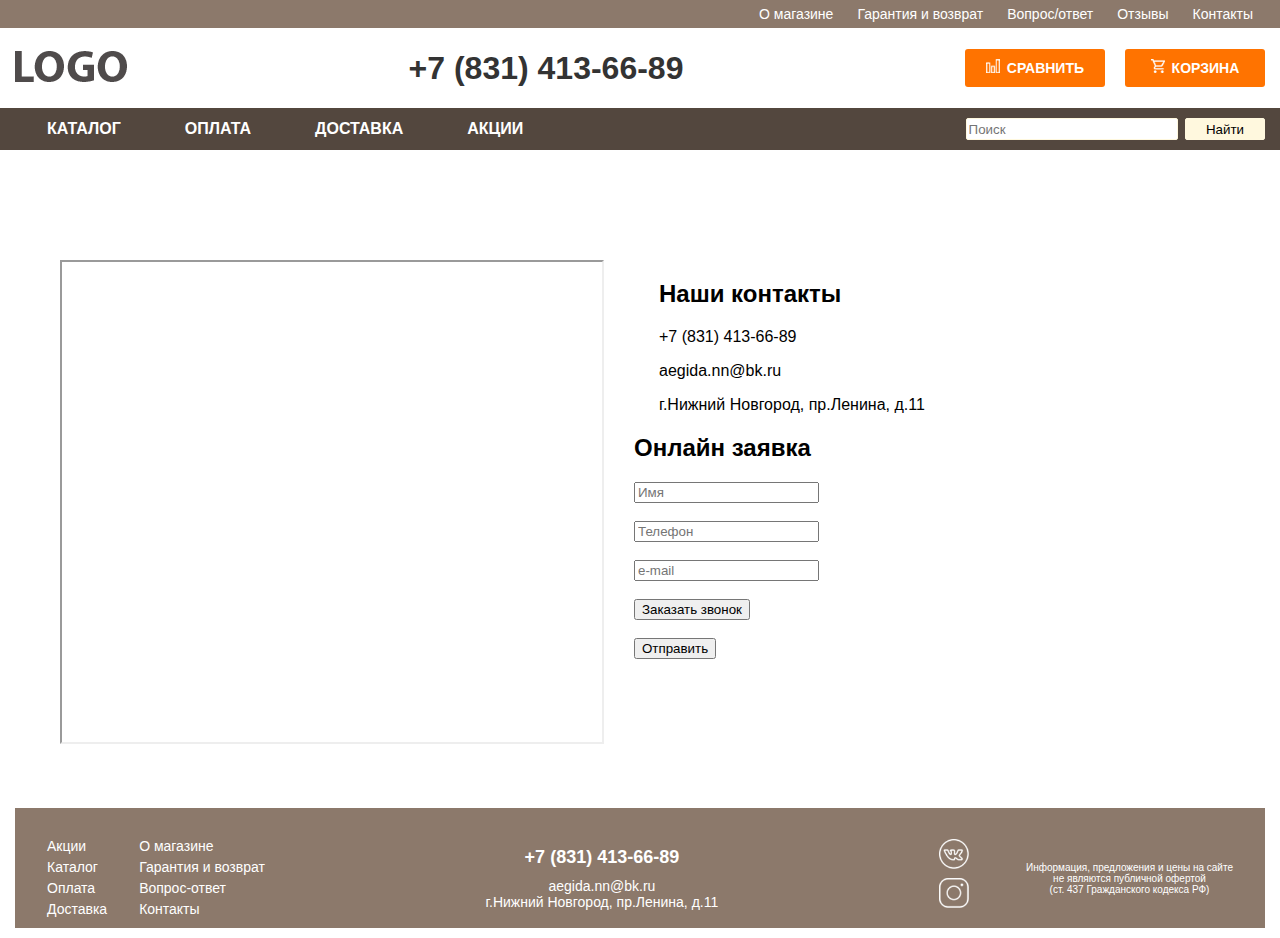
<file: contacts.html>
<!DOCTYPE html>
<html lang="ru">
<head>
	<meta charset="UTF-8">
	<title>Электрокамины</title>
<!-- 	<link rel="stylesheet" href="css/bootstrap.min.css"> -->
	<link rel="stylesheet" href="style/style.css">


</head>
<body>
	
		<!-- верхнее меню -->
		<div class="top-menu">			
				<ul class="top-menu-list container">
					<li><a href="shop.html">О магазине</a></li>
					<li><a href="guarantee.html">Гарантия и возврат</a></li>
					<li><a href="#">Вопрос/ответ</a></li>
					<li><a href="#">Отзывы</a></li>
					<li><a href="contacts.html">Контакты</a></li>
				</ul>			
		</div>
	
		<!-- информация хэдера -->
		<header>
		
			<div class="header-info container">
				<div class="logo"><a href="">
					<img src="images/logo.png" alt=""></a>
				</div>
				<div class="tel">
					+7 (831) 413-66-89
				</div>
				<div class="block-3-header">

				<div class="btn-header btn-header-1">
					<a href=""> <img class="img-btn-header btn-icons1" src="images/icons1.png" alt=""> СРАВНИТЬ</a>
				</div>
			 	<div class="btn-header">
					<a href=""> <img class="img-btn-header" src="images/icons2.png" alt=""> КОРЗИНА</a>
				</div>
			    </div>				
			</div>	
			</header>

		<!-- второе меню -->
		<nav class="main-menu">
			<div class="main-menu-block container">
			<div class="main-menu-b1">
				<ul class="main-menu-list">
					 <li class="menu-list-1"><a href="#">КАТАЛОГ</a>
				 		<ul class="submenu">
							<li><a href="">Электрокамин</a></li>
							<li><a href="">Портал для электрокамина</a></li>
							<li><a href="">Очаг для электрокамина</a></li>
							<li><a href="">Аксессуары</a>
								<ul class="submenu2">
									<li><a href="">Каминные экраны</a></li>
									<li><a href="">Каминные дровники</a></li>
									<li><a href="">Наборы каминного инструмента</a></li>
									<li><a href="">Биотопливо</a></li>
									<li><a href="">Декоративные элементы</a></li>
									<li><a href="">Другие аксуссуары</a></li>
								</ul></li>
						</ul> 

 


					</li>
					<li class="menu-list-1"><a href="#">ОПЛАТА</a></li>
					<li class="menu-list-1"><a href="delivery.html">ДОСТАВКА</a></li>
					<li class="menu-list-2"><a href="#">АКЦИИ</a></li>
				</ul>
			</div>


			<div class="main-menu-b2">
				<form>
   					<p><input type="search" name="q" placeholder="Поиск"> 
   					<button type="submit" class="btn">Найти</button></p>

  				</form>
			</div>
			</div>							
		</nav>
	

	<!-- основная часть -->
		<div class="container-main-contacts">
			<div class="maps">
				<iframe src="https://www.google.com/maps/d/embed?mid=1_kcr-DzFiLRiHEqLzeWcJK9YjW0kAlbf&hl=ru" width="540" height="480"></iframe>
			</div>
			<div class="contacts">
				<div class="text-contacts">	
				<h2>Наши контакты	
				</h2>
				<p>+7 (831) 413-66-89</p>
			    <p>aegida.nn@bk.ru</p>
			 	<p>г.Нижний Новгород, пр.Ленина, д.11</p>
			    </div>
				<div id="inline">
					<h2>Онлайн заявка</h2>
					<form id="contact" action="mail.php" method="post" name="contact">
					<input type="text" name="name" placeholder="Имя" required><br /><br />
					<input type="text" name="tel" placeholder="Телефон" required><br /><br />
					<input type="text" name="email" placeholder="e-mail" required><br /><br />
					<input id="submit" type="submit" value="Заказать звонок"><br /><br />
					<input type="submit" value="Отправить">
				</form>
				</div>
			</div>
		</div>
			










			

	<footer class="footer container">
		 <div class="footer container">
			<div class="footer-menu-list">
				<div class="footer-menu-list-1">
					<ul class="footer-menu">
					<li><a href="#">Акции</a></li>
					<li><a href="#">Каталог</a></li>
					<li><a href="#">Оплата</a></li>
					<li><a href="delivery.html">Доставка</a></li>
				</ul>
				</div>
				<div class="footer-menu-list-2">
					<ul class="footer-menu-1">
					<li><a href="shop.html">О магазине</a></li>
					<li><a href="guarantee.html">Гарантия и возврат</a></li>
					<li><a href="#">Вопрос-ответ</a></li>
					<li><a href="contacts.html">Контакты</a></li>
				</ul>
				</div>			
			</div>
				

			 <div class="footer-contacts">
			 	<div class="footer-contacts-tel">+7 (831) 413-66-89</div>
			 	<div>  
			 		<p>aegida.nn@bk.ru</p>
			 		<p>г.Нижний Новгород, пр.Ленина, д.11</p></div>
		
			
			 </div>
			 	<div class="footer-social-network">
			 		<div>
			 			<a href=""><img src="images/icons-vk.png" class="social-network" alt=""></a>
						<a href=""><img src="images/icons-instagram.png" class="social-network" alt=""> </a>
			 		</div>
			 	</div>

			 	<div class="GKRF">
					<p>Информация, предложения и цены на сайте <br>не являются публичной офертой<br> (ст. 437 Гражданского кодекса РФ)</p>
				</div>
		</div>
	</footer>
		  
			
	
		

	

</body>
</html>
</file>
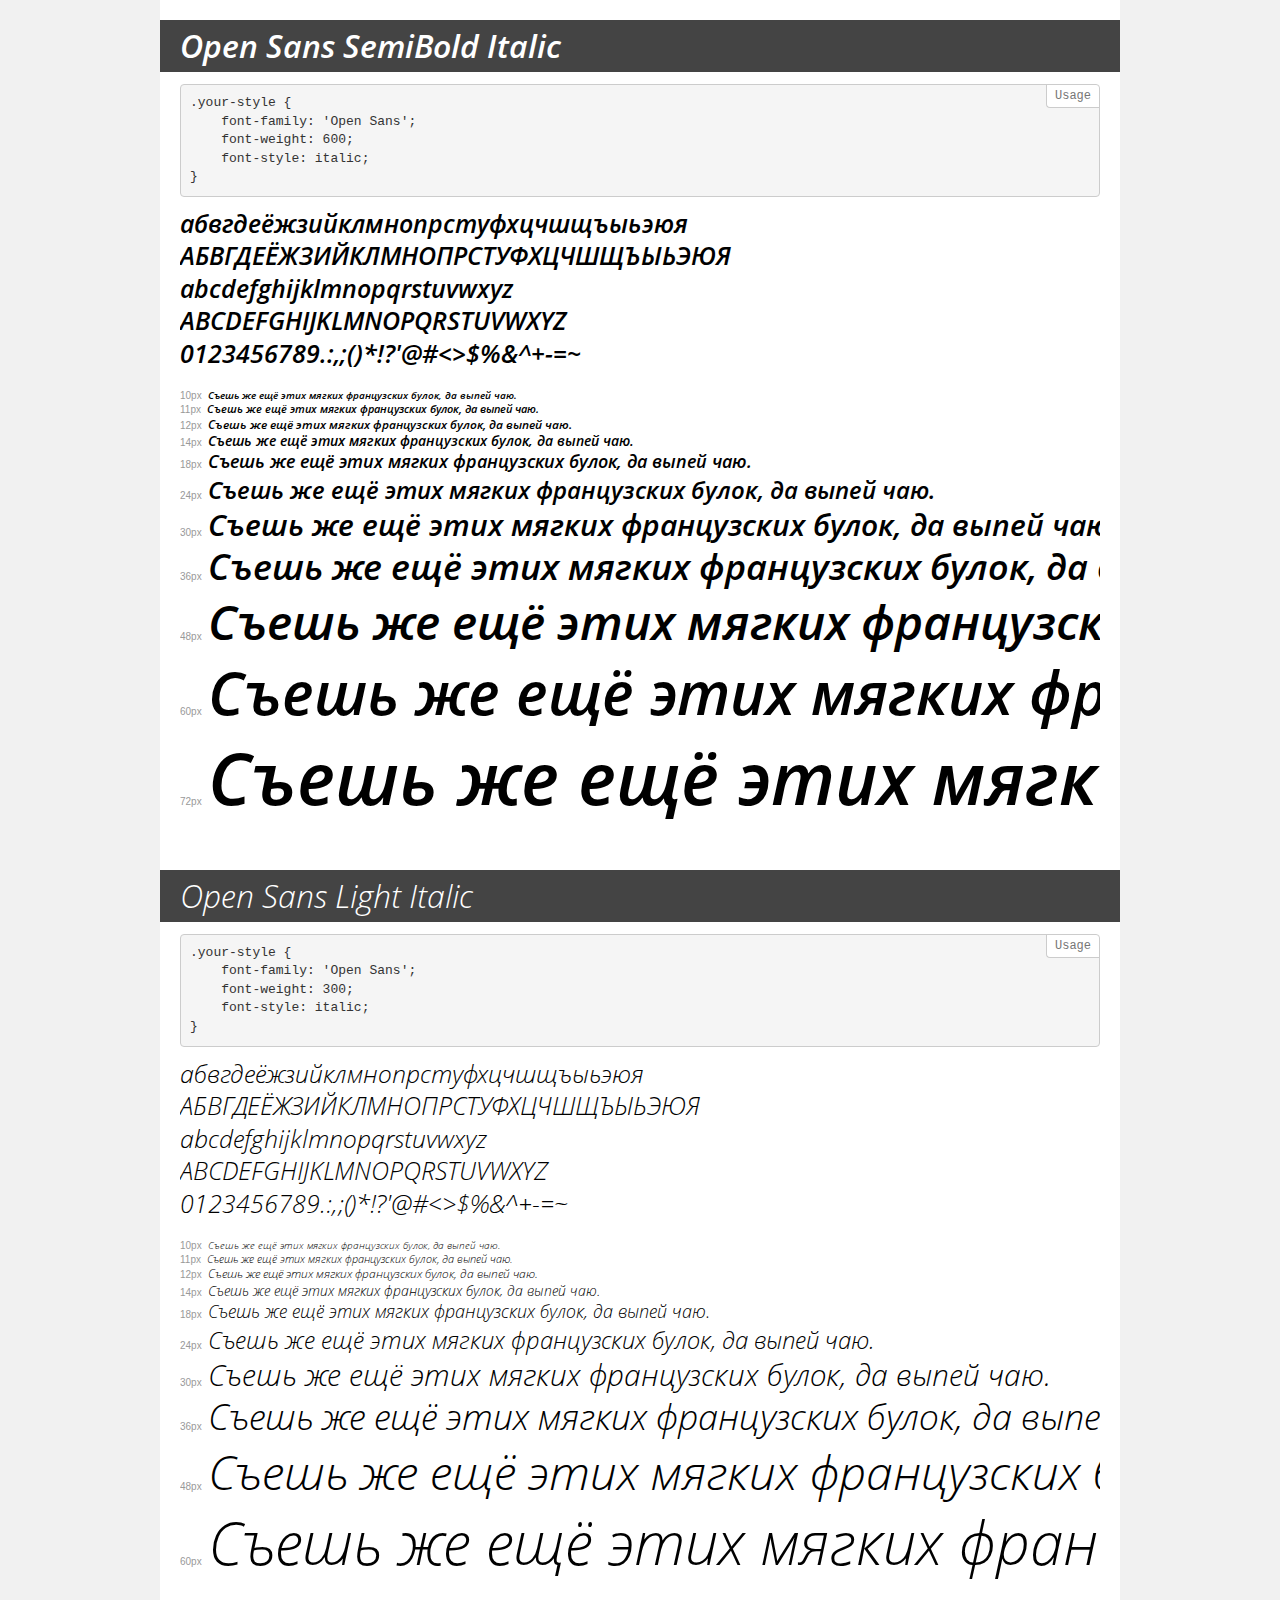
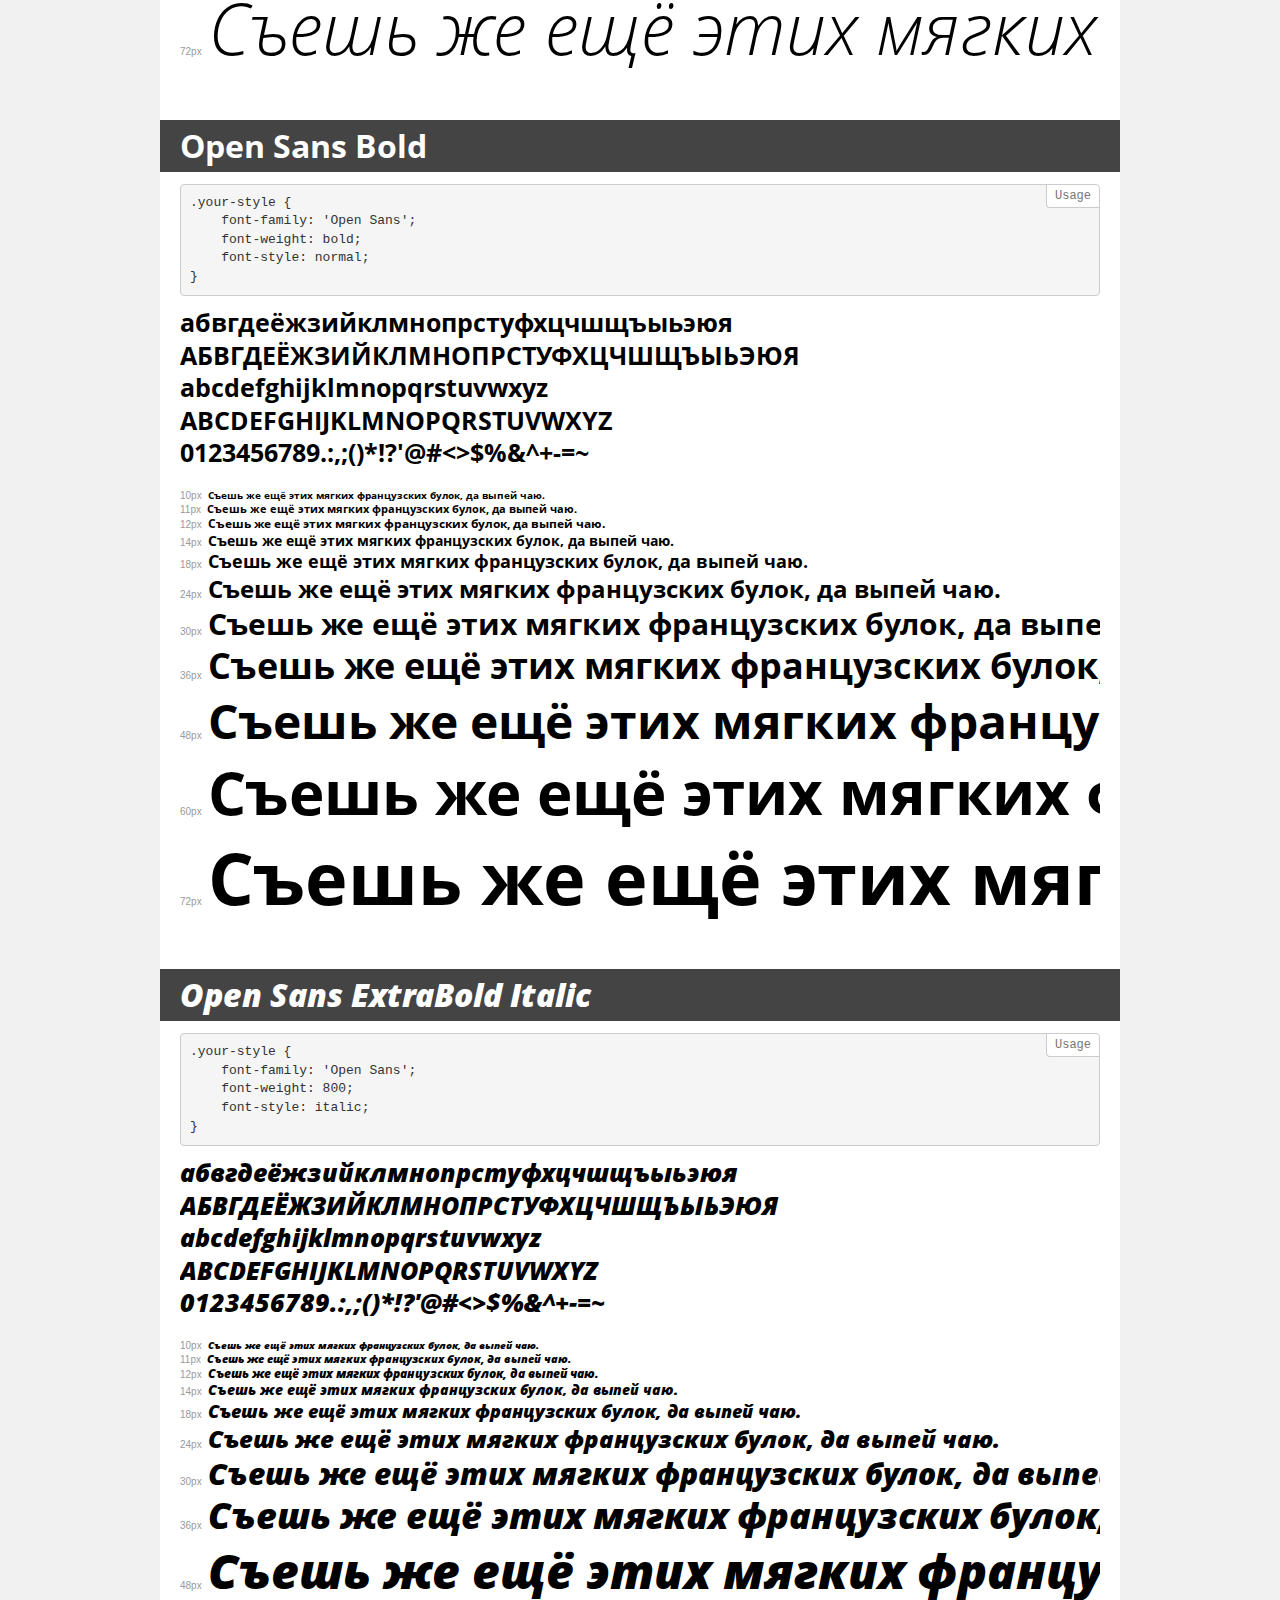
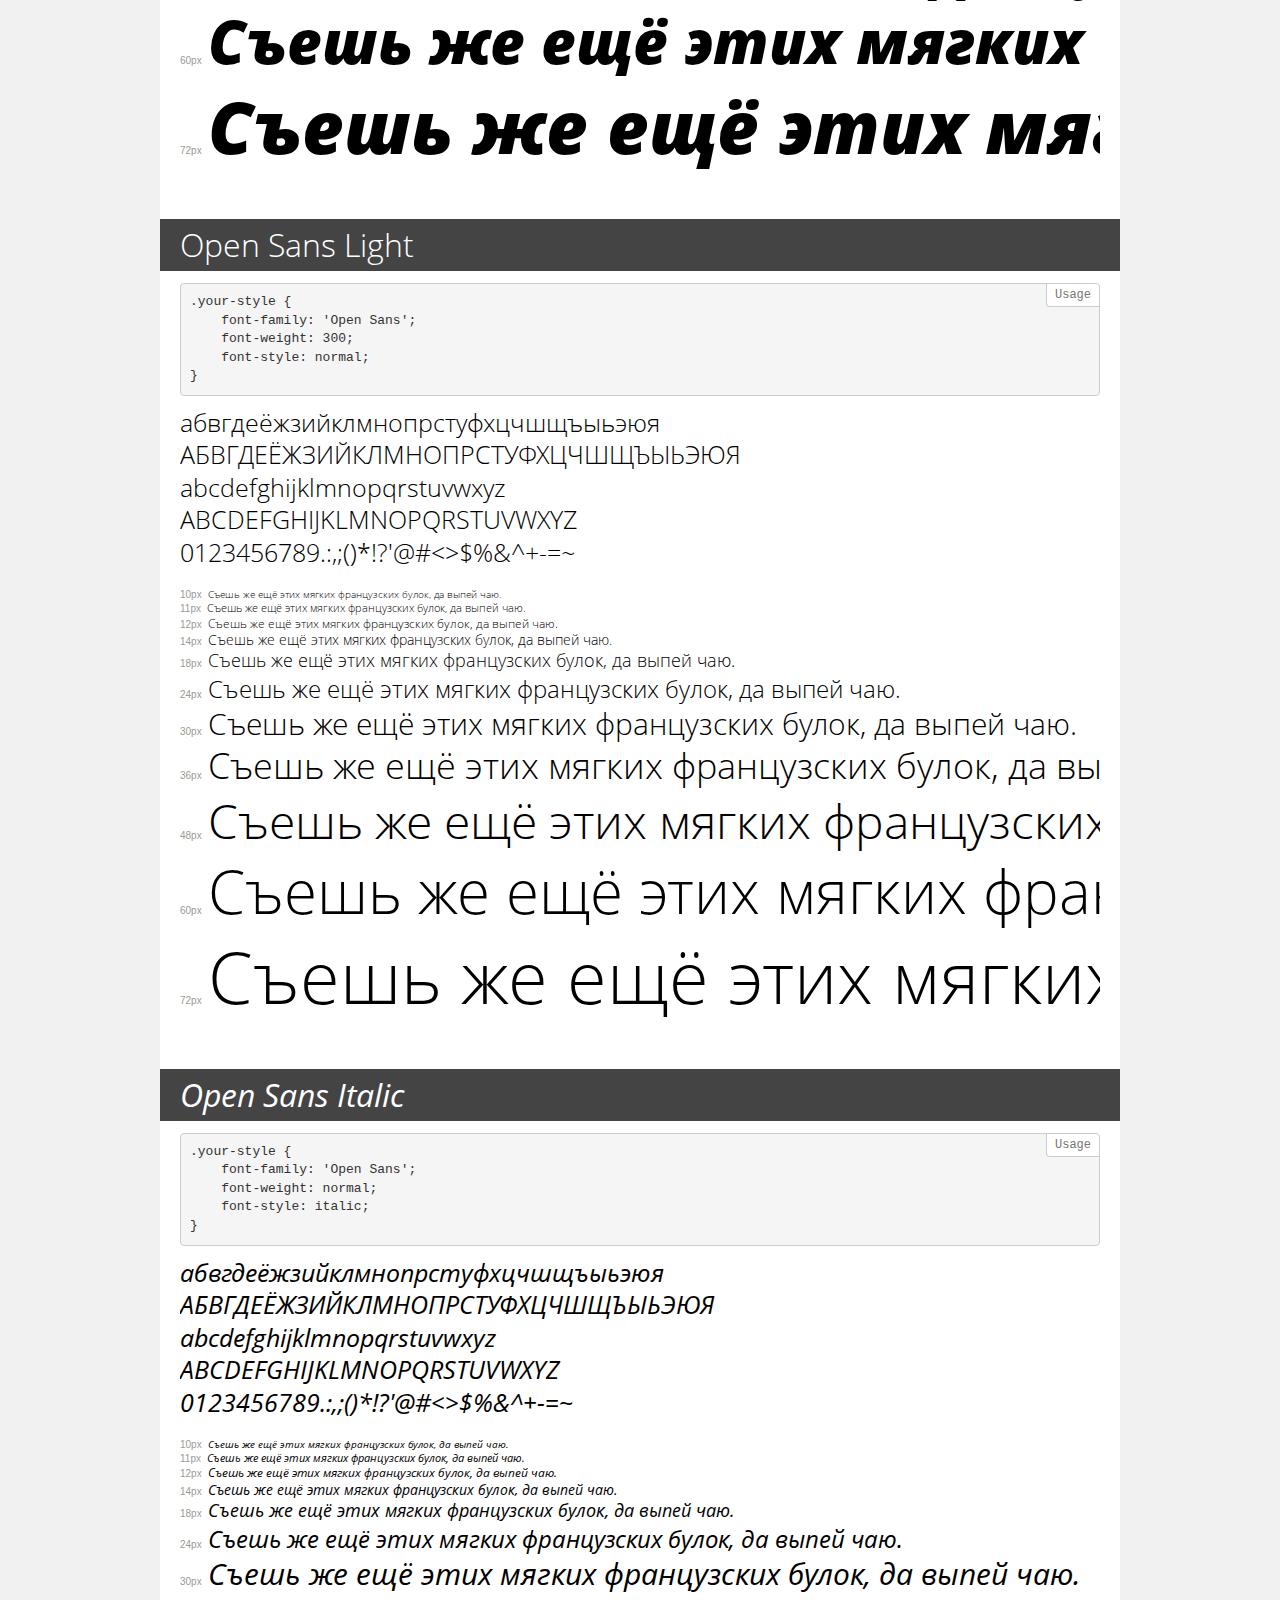
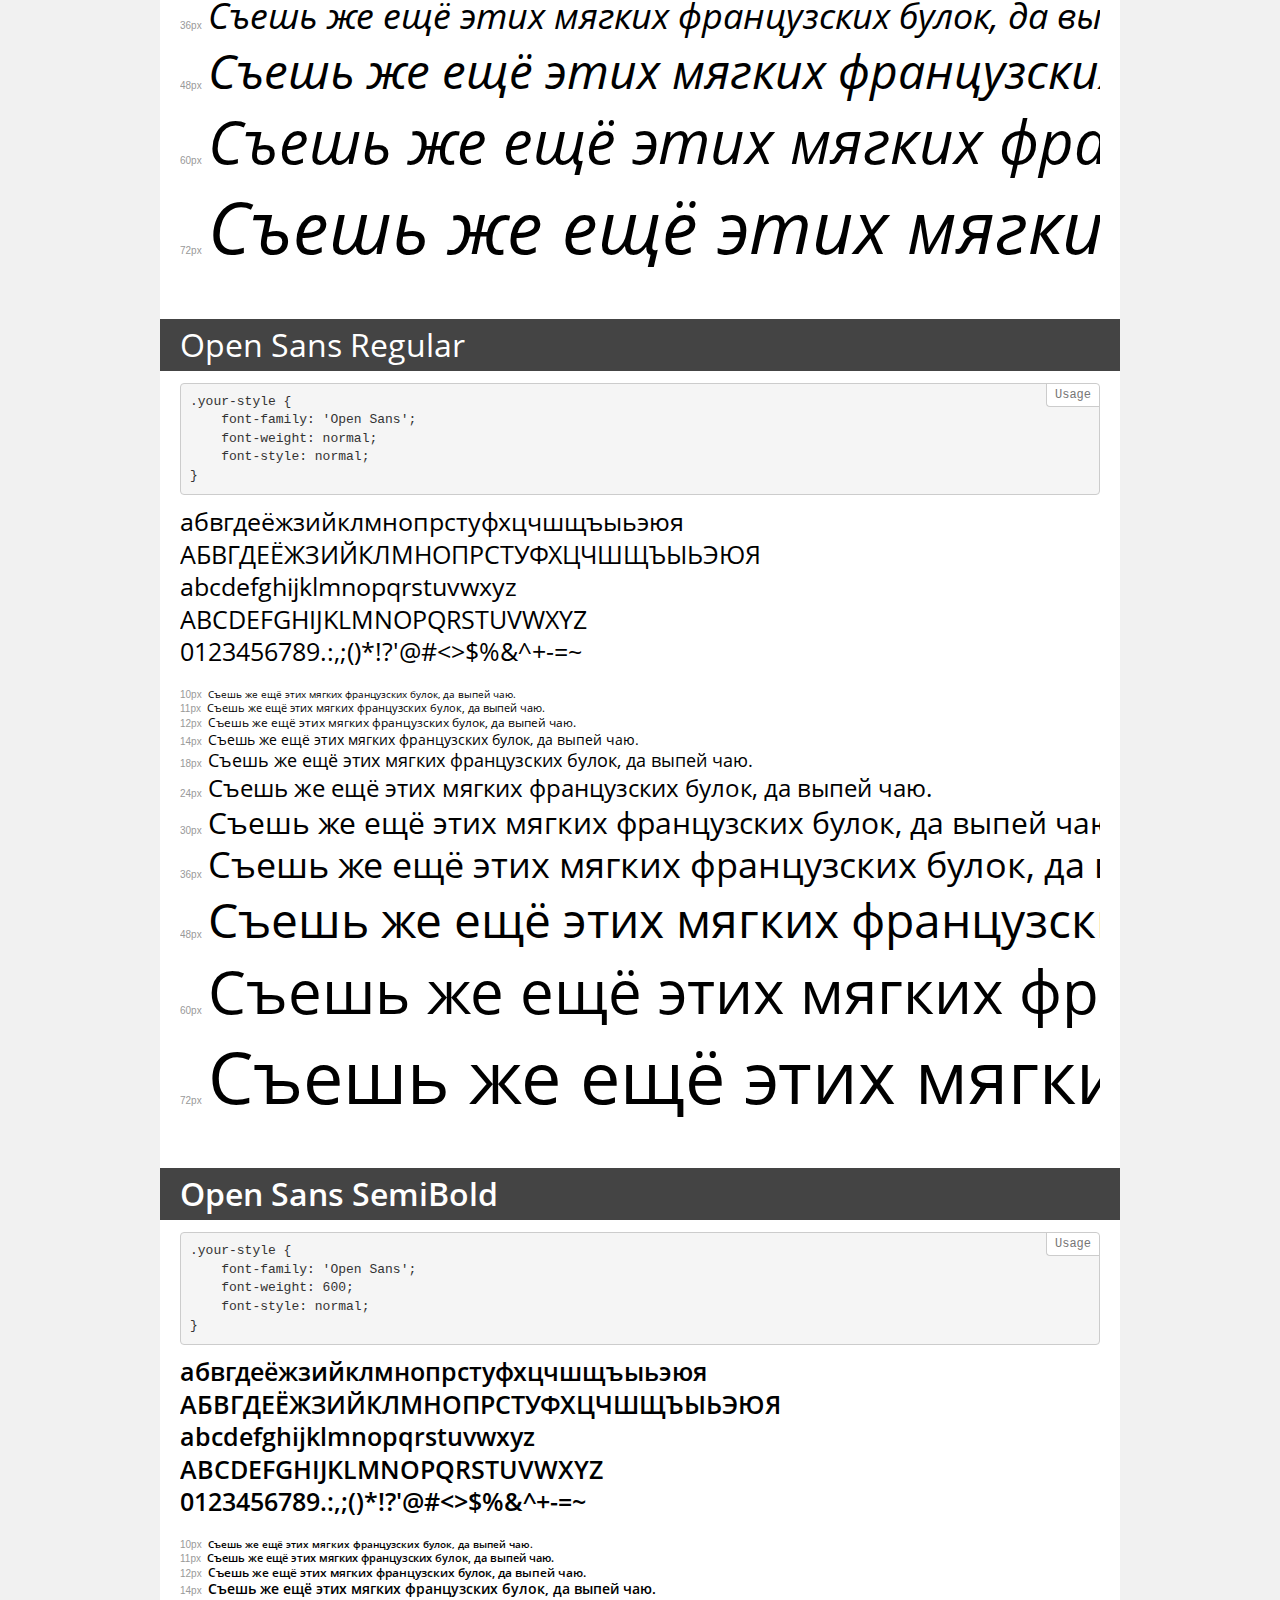
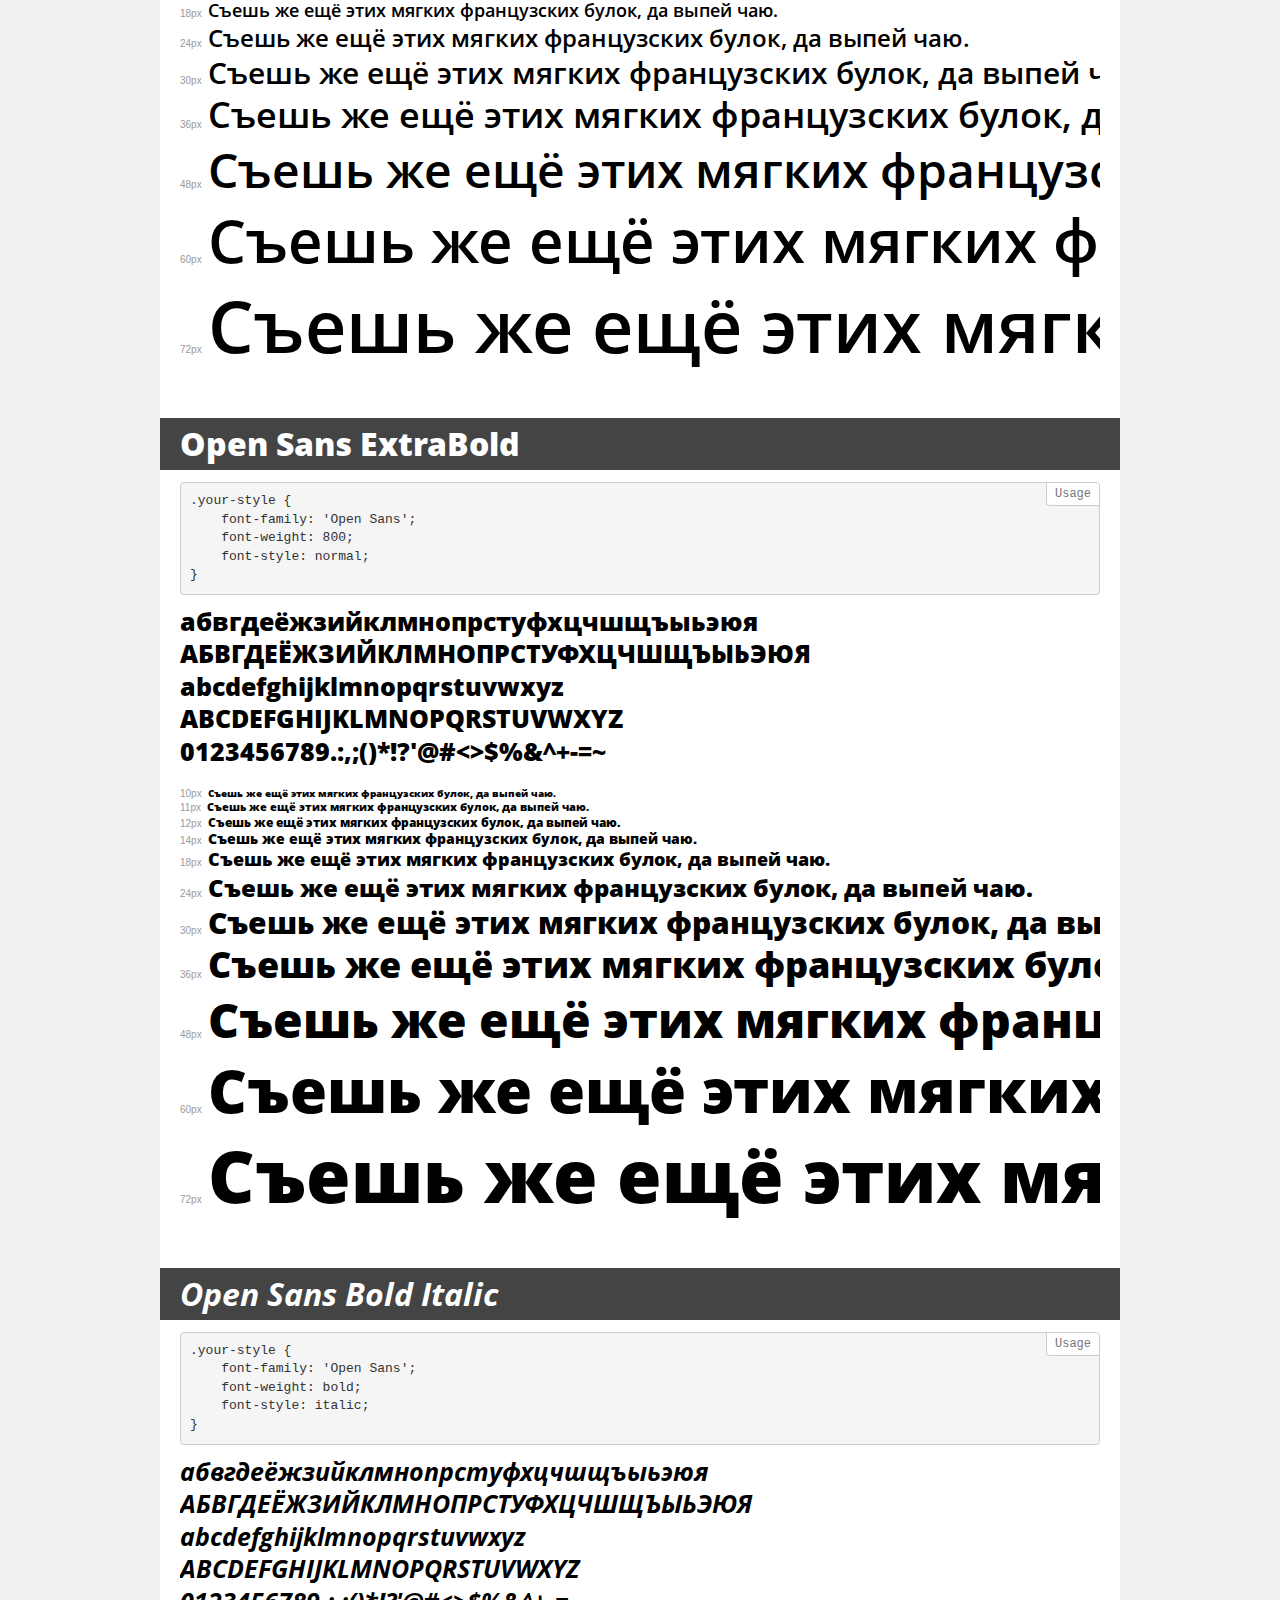
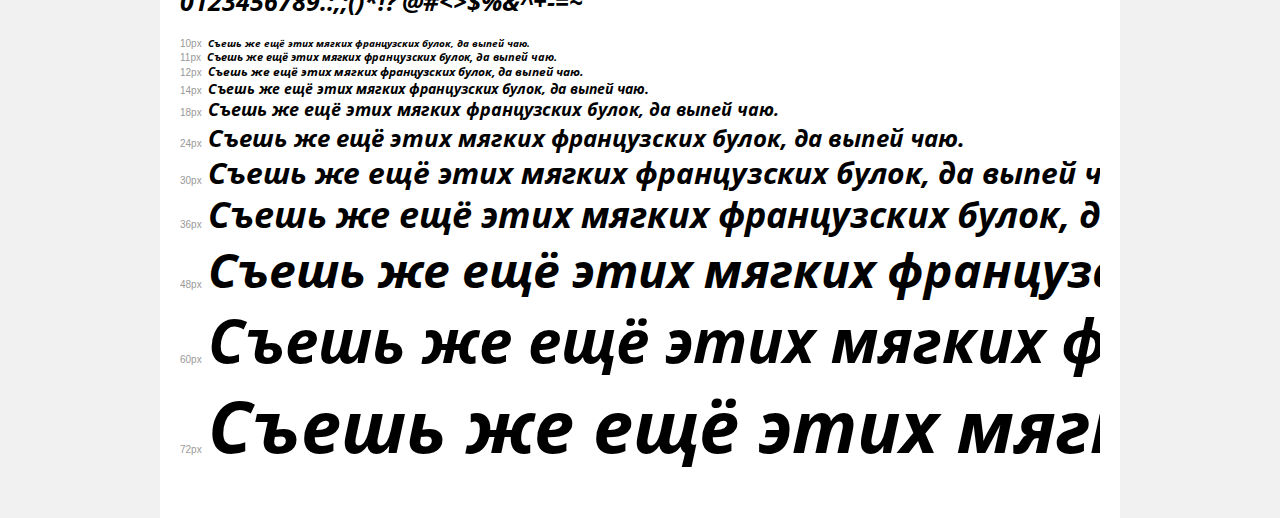
<file: fonts/demo.html>
<!DOCTYPE html>
<html>
<head>
	<meta charset="utf-8">
	<meta http-equiv="X-UA-Compatible" content="IE=edge">
	<meta name="viewport" content="width=device-width, initial-scale=1">
	<meta name="robots" content="noindex, noarchive">
	<title>Transfonter demo</title>
	<link href="stylesheet.css" rel="stylesheet">
	<style>
		/*
		http://meyerweb.com/eric/tools/css/reset/
		v2.0 | 20110126
		License: none (public domain)
		*/
		html, body, div, span, applet, object, iframe,
		h1, h2, h3, h4, h5, h6, p, blockquote, pre,
		a, abbr, acronym, address, big, cite, code,
		del, dfn, em, img, ins, kbd, q, s, samp,
		small, strike, strong, sub, sup, tt, var,
		b, u, i, center,
		dl, dt, dd, ol, ul, li,
		fieldset, form, label, legend,
		table, caption, tbody, tfoot, thead, tr, th, td,
		article, aside, canvas, details, embed,
		figure, figcaption, footer, header, hgroup,
		menu, nav, output, ruby, section, summary,
		time, mark, audio, video {
			margin: 0;
			padding: 0;
			border: 0;
			font-size: 100%;
			font: inherit;
			vertical-align: baseline;
		}
		/* HTML5 display-role reset for older browsers */
		article, aside, details, figcaption, figure,
		footer, header, hgroup, menu, nav, section {
			display: block;
		}
		body {
			line-height: 1;
		}
		ol, ul {
			list-style: none;
		}
		blockquote, q {
			quotes: none;
		}
		blockquote:before, blockquote:after,
		q:before, q:after {
			content: '';
			content: none;
		}
		table {
			border-collapse: collapse;
			border-spacing: 0;
		}
		/* common styles */
		body {
			background: #f1f1f1;
			color: #000;
		}
		.page {
			background: #fff;
			width: 920px;
			margin: 0 auto;
			padding: 20px 20px 0 20px;
			overflow: hidden;
		}
		.font-container {
			overflow-x: auto;
			overflow-y: hidden;
			margin-bottom: 40px;
			line-height: 1.3;
			white-space: nowrap;
			padding-bottom: 5px;
		}
		h1 {
			position: relative;
			background: #444;
			font-size: 32px;
			color: #fff;
			padding: 10px 20px;
			margin: 0 -20px 12px -20px;
		}
		.letters {
			font-size: 25px;
			margin-bottom: 20px;
		}
		.s10:before {
			content: '10px';
		}
		.s11:before {
			content: '11px';
		}
		.s12:before {
			content: '12px';
		}
		.s14:before {
			content: '14px';
		}
		.s18:before {
			content: '18px';
		}
		.s24:before {
			content: '24px';
		}
		.s30:before {
			content: '30px';
		}
		.s36:before {
			content: '36px';
		}
		.s48:before {
			content: '48px';
		}
		.s60:before {
			content: '60px';
		}
		.s72:before {
			content: '72px';
		}
		.s10:before, .s11:before, .s12:before, .s14:before,
		.s18:before, .s24:before, .s30:before, .s36:before,
		.s48:before, .s60:before, .s72:before {
			font-family: Arial, sans-serif;
			font-size: 10px;
			font-weight: normal;
			font-style: normal;
			color: #999;
			padding-right: 6px;
		}
		pre {
			display: block;
			position: relative;
			padding: 9px;
			margin: 0 0 10px;
			font-family: Monaco, Menlo, Consolas, "Courier New", monospace !important;
			font-size: 13px;
			line-height: 1.428571429;
			color: #333;
			font-weight: normal !important;
			font-style: normal !important;
			background-color: #f5f5f5;
			border: 1px solid #ccc;
			overflow-x: auto;
			border-radius: 4px;
		}
		pre:after {
			display: block;
			position: absolute;
			right: 0;
			top: 0;
			content: 'Usage';
			line-height: 1;
			padding: 5px 8px;
			font-size: 12px;
			color: #767676;
			background-color: #fff;
			border: 1px solid #ccc;
			border-right: none;
			border-top: none;
			border-radius: 0 4px 0 4px;
			z-index: 10;
		}
		/* responsive */
		@media (max-width: 959px) {
			.page {
				width: auto;
				margin: 0;
			}
		}
	</style>
</head>
<body>
<div class="page">
	<div class="demo" style="font-family: 'Open Sans'; font-weight: 600; font-style: italic;">
		<h1>Open Sans SemiBold Italic</h1>
		<pre>.your-style {
    font-family: 'Open Sans';
    font-weight: 600;
    font-style: italic;
}</pre>
		<div class="font-container">
			<p class="letters">
				абвгдеёжзийклмнопрстуфхцчшщъыьэюя <br />
				АБВГДЕЁЖЗИЙКЛМНОПРСТУФХЦЧШЩЪЫЬЭЮЯ <br />
				abcdefghijklmnopqrstuvwxyz <br />
				ABCDEFGHIJKLMNOPQRSTUVWXYZ <br />				0123456789.:,;()*!?'@#<>$%&^+-=~
			</p>
			<p class="s10" style="font-size: 10px;">Съешь же ещё этих мягких французских булок, да выпей чаю.</p>
			<p class="s11" style="font-size: 11px;">Съешь же ещё этих мягких французских булок, да выпей чаю.</p>
			<p class="s12" style="font-size: 12px;">Съешь же ещё этих мягких французских булок, да выпей чаю.</p>
			<p class="s14" style="font-size: 14px;">Съешь же ещё этих мягких французских булок, да выпей чаю.</p>
			<p class="s18" style="font-size: 18px;">Съешь же ещё этих мягких французских булок, да выпей чаю.</p>
			<p class="s24" style="font-size: 24px;">Съешь же ещё этих мягких французских булок, да выпей чаю.</p>
			<p class="s30" style="font-size: 30px;">Съешь же ещё этих мягких французских булок, да выпей чаю.</p>
			<p class="s36" style="font-size: 36px;">Съешь же ещё этих мягких французских булок, да выпей чаю.</p>
			<p class="s48" style="font-size: 48px;">Съешь же ещё этих мягких французских булок, да выпей чаю.</p>
			<p class="s60" style="font-size: 60px;">Съешь же ещё этих мягких французских булок, да выпей чаю.</p>
			<p class="s72" style="font-size: 72px;">Съешь же ещё этих мягких французских булок, да выпей чаю.</p>
		</div>
	</div>
	<div class="demo" style="font-family: 'Open Sans'; font-weight: 300; font-style: italic;">
		<h1>Open Sans Light Italic</h1>
		<pre>.your-style {
    font-family: 'Open Sans';
    font-weight: 300;
    font-style: italic;
}</pre>
		<div class="font-container">
			<p class="letters">
				абвгдеёжзийклмнопрстуфхцчшщъыьэюя <br />
				АБВГДЕЁЖЗИЙКЛМНОПРСТУФХЦЧШЩЪЫЬЭЮЯ <br />
				abcdefghijklmnopqrstuvwxyz <br />
				ABCDEFGHIJKLMNOPQRSTUVWXYZ <br />				0123456789.:,;()*!?'@#<>$%&^+-=~
			</p>
			<p class="s10" style="font-size: 10px;">Съешь же ещё этих мягких французских булок, да выпей чаю.</p>
			<p class="s11" style="font-size: 11px;">Съешь же ещё этих мягких французских булок, да выпей чаю.</p>
			<p class="s12" style="font-size: 12px;">Съешь же ещё этих мягких французских булок, да выпей чаю.</p>
			<p class="s14" style="font-size: 14px;">Съешь же ещё этих мягких французских булок, да выпей чаю.</p>
			<p class="s18" style="font-size: 18px;">Съешь же ещё этих мягких французских булок, да выпей чаю.</p>
			<p class="s24" style="font-size: 24px;">Съешь же ещё этих мягких французских булок, да выпей чаю.</p>
			<p class="s30" style="font-size: 30px;">Съешь же ещё этих мягких французских булок, да выпей чаю.</p>
			<p class="s36" style="font-size: 36px;">Съешь же ещё этих мягких французских булок, да выпей чаю.</p>
			<p class="s48" style="font-size: 48px;">Съешь же ещё этих мягких французских булок, да выпей чаю.</p>
			<p class="s60" style="font-size: 60px;">Съешь же ещё этих мягких французских булок, да выпей чаю.</p>
			<p class="s72" style="font-size: 72px;">Съешь же ещё этих мягких французских булок, да выпей чаю.</p>
		</div>
	</div>
	<div class="demo" style="font-family: 'Open Sans'; font-weight: bold; font-style: normal;">
		<h1>Open Sans Bold</h1>
		<pre>.your-style {
    font-family: 'Open Sans';
    font-weight: bold;
    font-style: normal;
}</pre>
		<div class="font-container">
			<p class="letters">
				абвгдеёжзийклмнопрстуфхцчшщъыьэюя <br />
				АБВГДЕЁЖЗИЙКЛМНОПРСТУФХЦЧШЩЪЫЬЭЮЯ <br />
				abcdefghijklmnopqrstuvwxyz <br />
				ABCDEFGHIJKLMNOPQRSTUVWXYZ <br />				0123456789.:,;()*!?'@#<>$%&^+-=~
			</p>
			<p class="s10" style="font-size: 10px;">Съешь же ещё этих мягких французских булок, да выпей чаю.</p>
			<p class="s11" style="font-size: 11px;">Съешь же ещё этих мягких французских булок, да выпей чаю.</p>
			<p class="s12" style="font-size: 12px;">Съешь же ещё этих мягких французских булок, да выпей чаю.</p>
			<p class="s14" style="font-size: 14px;">Съешь же ещё этих мягких французских булок, да выпей чаю.</p>
			<p class="s18" style="font-size: 18px;">Съешь же ещё этих мягких французских булок, да выпей чаю.</p>
			<p class="s24" style="font-size: 24px;">Съешь же ещё этих мягких французских булок, да выпей чаю.</p>
			<p class="s30" style="font-size: 30px;">Съешь же ещё этих мягких французских булок, да выпей чаю.</p>
			<p class="s36" style="font-size: 36px;">Съешь же ещё этих мягких французских булок, да выпей чаю.</p>
			<p class="s48" style="font-size: 48px;">Съешь же ещё этих мягких французских булок, да выпей чаю.</p>
			<p class="s60" style="font-size: 60px;">Съешь же ещё этих мягких французских булок, да выпей чаю.</p>
			<p class="s72" style="font-size: 72px;">Съешь же ещё этих мягких французских булок, да выпей чаю.</p>
		</div>
	</div>
	<div class="demo" style="font-family: 'Open Sans'; font-weight: 800; font-style: italic;">
		<h1>Open Sans ExtraBold Italic</h1>
		<pre>.your-style {
    font-family: 'Open Sans';
    font-weight: 800;
    font-style: italic;
}</pre>
		<div class="font-container">
			<p class="letters">
				абвгдеёжзийклмнопрстуфхцчшщъыьэюя <br />
				АБВГДЕЁЖЗИЙКЛМНОПРСТУФХЦЧШЩЪЫЬЭЮЯ <br />
				abcdefghijklmnopqrstuvwxyz <br />
				ABCDEFGHIJKLMNOPQRSTUVWXYZ <br />				0123456789.:,;()*!?'@#<>$%&^+-=~
			</p>
			<p class="s10" style="font-size: 10px;">Съешь же ещё этих мягких французских булок, да выпей чаю.</p>
			<p class="s11" style="font-size: 11px;">Съешь же ещё этих мягких французских булок, да выпей чаю.</p>
			<p class="s12" style="font-size: 12px;">Съешь же ещё этих мягких французских булок, да выпей чаю.</p>
			<p class="s14" style="font-size: 14px;">Съешь же ещё этих мягких французских булок, да выпей чаю.</p>
			<p class="s18" style="font-size: 18px;">Съешь же ещё этих мягких французских булок, да выпей чаю.</p>
			<p class="s24" style="font-size: 24px;">Съешь же ещё этих мягких французских булок, да выпей чаю.</p>
			<p class="s30" style="font-size: 30px;">Съешь же ещё этих мягких французских булок, да выпей чаю.</p>
			<p class="s36" style="font-size: 36px;">Съешь же ещё этих мягких французских булок, да выпей чаю.</p>
			<p class="s48" style="font-size: 48px;">Съешь же ещё этих мягких французских булок, да выпей чаю.</p>
			<p class="s60" style="font-size: 60px;">Съешь же ещё этих мягких французских булок, да выпей чаю.</p>
			<p class="s72" style="font-size: 72px;">Съешь же ещё этих мягких французских булок, да выпей чаю.</p>
		</div>
	</div>
	<div class="demo" style="font-family: 'Open Sans'; font-weight: 300; font-style: normal;">
		<h1>Open Sans Light</h1>
		<pre>.your-style {
    font-family: 'Open Sans';
    font-weight: 300;
    font-style: normal;
}</pre>
		<div class="font-container">
			<p class="letters">
				абвгдеёжзийклмнопрстуфхцчшщъыьэюя <br />
				АБВГДЕЁЖЗИЙКЛМНОПРСТУФХЦЧШЩЪЫЬЭЮЯ <br />
				abcdefghijklmnopqrstuvwxyz <br />
				ABCDEFGHIJKLMNOPQRSTUVWXYZ <br />				0123456789.:,;()*!?'@#<>$%&^+-=~
			</p>
			<p class="s10" style="font-size: 10px;">Съешь же ещё этих мягких французских булок, да выпей чаю.</p>
			<p class="s11" style="font-size: 11px;">Съешь же ещё этих мягких французских булок, да выпей чаю.</p>
			<p class="s12" style="font-size: 12px;">Съешь же ещё этих мягких французских булок, да выпей чаю.</p>
			<p class="s14" style="font-size: 14px;">Съешь же ещё этих мягких французских булок, да выпей чаю.</p>
			<p class="s18" style="font-size: 18px;">Съешь же ещё этих мягких французских булок, да выпей чаю.</p>
			<p class="s24" style="font-size: 24px;">Съешь же ещё этих мягких французских булок, да выпей чаю.</p>
			<p class="s30" style="font-size: 30px;">Съешь же ещё этих мягких французских булок, да выпей чаю.</p>
			<p class="s36" style="font-size: 36px;">Съешь же ещё этих мягких французских булок, да выпей чаю.</p>
			<p class="s48" style="font-size: 48px;">Съешь же ещё этих мягких французских булок, да выпей чаю.</p>
			<p class="s60" style="font-size: 60px;">Съешь же ещё этих мягких французских булок, да выпей чаю.</p>
			<p class="s72" style="font-size: 72px;">Съешь же ещё этих мягких французских булок, да выпей чаю.</p>
		</div>
	</div>
	<div class="demo" style="font-family: 'Open Sans'; font-weight: normal; font-style: italic;">
		<h1>Open Sans Italic</h1>
		<pre>.your-style {
    font-family: 'Open Sans';
    font-weight: normal;
    font-style: italic;
}</pre>
		<div class="font-container">
			<p class="letters">
				абвгдеёжзийклмнопрстуфхцчшщъыьэюя <br />
				АБВГДЕЁЖЗИЙКЛМНОПРСТУФХЦЧШЩЪЫЬЭЮЯ <br />
				abcdefghijklmnopqrstuvwxyz <br />
				ABCDEFGHIJKLMNOPQRSTUVWXYZ <br />				0123456789.:,;()*!?'@#<>$%&^+-=~
			</p>
			<p class="s10" style="font-size: 10px;">Съешь же ещё этих мягких французских булок, да выпей чаю.</p>
			<p class="s11" style="font-size: 11px;">Съешь же ещё этих мягких французских булок, да выпей чаю.</p>
			<p class="s12" style="font-size: 12px;">Съешь же ещё этих мягких французских булок, да выпей чаю.</p>
			<p class="s14" style="font-size: 14px;">Съешь же ещё этих мягких французских булок, да выпей чаю.</p>
			<p class="s18" style="font-size: 18px;">Съешь же ещё этих мягких французских булок, да выпей чаю.</p>
			<p class="s24" style="font-size: 24px;">Съешь же ещё этих мягких французских булок, да выпей чаю.</p>
			<p class="s30" style="font-size: 30px;">Съешь же ещё этих мягких французских булок, да выпей чаю.</p>
			<p class="s36" style="font-size: 36px;">Съешь же ещё этих мягких французских булок, да выпей чаю.</p>
			<p class="s48" style="font-size: 48px;">Съешь же ещё этих мягких французских булок, да выпей чаю.</p>
			<p class="s60" style="font-size: 60px;">Съешь же ещё этих мягких французских булок, да выпей чаю.</p>
			<p class="s72" style="font-size: 72px;">Съешь же ещё этих мягких французских булок, да выпей чаю.</p>
		</div>
	</div>
	<div class="demo" style="font-family: 'Open Sans'; font-weight: normal; font-style: normal;">
		<h1>Open Sans Regular</h1>
		<pre>.your-style {
    font-family: 'Open Sans';
    font-weight: normal;
    font-style: normal;
}</pre>
		<div class="font-container">
			<p class="letters">
				абвгдеёжзийклмнопрстуфхцчшщъыьэюя <br />
				АБВГДЕЁЖЗИЙКЛМНОПРСТУФХЦЧШЩЪЫЬЭЮЯ <br />
				abcdefghijklmnopqrstuvwxyz <br />
				ABCDEFGHIJKLMNOPQRSTUVWXYZ <br />				0123456789.:,;()*!?'@#<>$%&^+-=~
			</p>
			<p class="s10" style="font-size: 10px;">Съешь же ещё этих мягких французских булок, да выпей чаю.</p>
			<p class="s11" style="font-size: 11px;">Съешь же ещё этих мягких французских булок, да выпей чаю.</p>
			<p class="s12" style="font-size: 12px;">Съешь же ещё этих мягких французских булок, да выпей чаю.</p>
			<p class="s14" style="font-size: 14px;">Съешь же ещё этих мягких французских булок, да выпей чаю.</p>
			<p class="s18" style="font-size: 18px;">Съешь же ещё этих мягких французских булок, да выпей чаю.</p>
			<p class="s24" style="font-size: 24px;">Съешь же ещё этих мягких французских булок, да выпей чаю.</p>
			<p class="s30" style="font-size: 30px;">Съешь же ещё этих мягких французских булок, да выпей чаю.</p>
			<p class="s36" style="font-size: 36px;">Съешь же ещё этих мягких французских булок, да выпей чаю.</p>
			<p class="s48" style="font-size: 48px;">Съешь же ещё этих мягких французских булок, да выпей чаю.</p>
			<p class="s60" style="font-size: 60px;">Съешь же ещё этих мягких французских булок, да выпей чаю.</p>
			<p class="s72" style="font-size: 72px;">Съешь же ещё этих мягких французских булок, да выпей чаю.</p>
		</div>
	</div>
	<div class="demo" style="font-family: 'Open Sans'; font-weight: 600; font-style: normal;">
		<h1>Open Sans SemiBold</h1>
		<pre>.your-style {
    font-family: 'Open Sans';
    font-weight: 600;
    font-style: normal;
}</pre>
		<div class="font-container">
			<p class="letters">
				абвгдеёжзийклмнопрстуфхцчшщъыьэюя <br />
				АБВГДЕЁЖЗИЙКЛМНОПРСТУФХЦЧШЩЪЫЬЭЮЯ <br />
				abcdefghijklmnopqrstuvwxyz <br />
				ABCDEFGHIJKLMNOPQRSTUVWXYZ <br />				0123456789.:,;()*!?'@#<>$%&^+-=~
			</p>
			<p class="s10" style="font-size: 10px;">Съешь же ещё этих мягких французских булок, да выпей чаю.</p>
			<p class="s11" style="font-size: 11px;">Съешь же ещё этих мягких французских булок, да выпей чаю.</p>
			<p class="s12" style="font-size: 12px;">Съешь же ещё этих мягких французских булок, да выпей чаю.</p>
			<p class="s14" style="font-size: 14px;">Съешь же ещё этих мягких французских булок, да выпей чаю.</p>
			<p class="s18" style="font-size: 18px;">Съешь же ещё этих мягких французских булок, да выпей чаю.</p>
			<p class="s24" style="font-size: 24px;">Съешь же ещё этих мягких французских булок, да выпей чаю.</p>
			<p class="s30" style="font-size: 30px;">Съешь же ещё этих мягких французских булок, да выпей чаю.</p>
			<p class="s36" style="font-size: 36px;">Съешь же ещё этих мягких французских булок, да выпей чаю.</p>
			<p class="s48" style="font-size: 48px;">Съешь же ещё этих мягких французских булок, да выпей чаю.</p>
			<p class="s60" style="font-size: 60px;">Съешь же ещё этих мягких французских булок, да выпей чаю.</p>
			<p class="s72" style="font-size: 72px;">Съешь же ещё этих мягких французских булок, да выпей чаю.</p>
		</div>
	</div>
	<div class="demo" style="font-family: 'Open Sans'; font-weight: 800; font-style: normal;">
		<h1>Open Sans ExtraBold</h1>
		<pre>.your-style {
    font-family: 'Open Sans';
    font-weight: 800;
    font-style: normal;
}</pre>
		<div class="font-container">
			<p class="letters">
				абвгдеёжзийклмнопрстуфхцчшщъыьэюя <br />
				АБВГДЕЁЖЗИЙКЛМНОПРСТУФХЦЧШЩЪЫЬЭЮЯ <br />
				abcdefghijklmnopqrstuvwxyz <br />
				ABCDEFGHIJKLMNOPQRSTUVWXYZ <br />				0123456789.:,;()*!?'@#<>$%&^+-=~
			</p>
			<p class="s10" style="font-size: 10px;">Съешь же ещё этих мягких французских булок, да выпей чаю.</p>
			<p class="s11" style="font-size: 11px;">Съешь же ещё этих мягких французских булок, да выпей чаю.</p>
			<p class="s12" style="font-size: 12px;">Съешь же ещё этих мягких французских булок, да выпей чаю.</p>
			<p class="s14" style="font-size: 14px;">Съешь же ещё этих мягких французских булок, да выпей чаю.</p>
			<p class="s18" style="font-size: 18px;">Съешь же ещё этих мягких французских булок, да выпей чаю.</p>
			<p class="s24" style="font-size: 24px;">Съешь же ещё этих мягких французских булок, да выпей чаю.</p>
			<p class="s30" style="font-size: 30px;">Съешь же ещё этих мягких французских булок, да выпей чаю.</p>
			<p class="s36" style="font-size: 36px;">Съешь же ещё этих мягких французских булок, да выпей чаю.</p>
			<p class="s48" style="font-size: 48px;">Съешь же ещё этих мягких французских булок, да выпей чаю.</p>
			<p class="s60" style="font-size: 60px;">Съешь же ещё этих мягких французских булок, да выпей чаю.</p>
			<p class="s72" style="font-size: 72px;">Съешь же ещё этих мягких французских булок, да выпей чаю.</p>
		</div>
	</div>
	<div class="demo" style="font-family: 'Open Sans'; font-weight: bold; font-style: italic;">
		<h1>Open Sans Bold Italic</h1>
		<pre>.your-style {
    font-family: 'Open Sans';
    font-weight: bold;
    font-style: italic;
}</pre>
		<div class="font-container">
			<p class="letters">
				абвгдеёжзийклмнопрстуфхцчшщъыьэюя <br />
				АБВГДЕЁЖЗИЙКЛМНОПРСТУФХЦЧШЩЪЫЬЭЮЯ <br />
				abcdefghijklmnopqrstuvwxyz <br />
				ABCDEFGHIJKLMNOPQRSTUVWXYZ <br />				0123456789.:,;()*!?'@#<>$%&^+-=~
			</p>
			<p class="s10" style="font-size: 10px;">Съешь же ещё этих мягких французских булок, да выпей чаю.</p>
			<p class="s11" style="font-size: 11px;">Съешь же ещё этих мягких французских булок, да выпей чаю.</p>
			<p class="s12" style="font-size: 12px;">Съешь же ещё этих мягких французских булок, да выпей чаю.</p>
			<p class="s14" style="font-size: 14px;">Съешь же ещё этих мягких французских булок, да выпей чаю.</p>
			<p class="s18" style="font-size: 18px;">Съешь же ещё этих мягких французских булок, да выпей чаю.</p>
			<p class="s24" style="font-size: 24px;">Съешь же ещё этих мягких французских булок, да выпей чаю.</p>
			<p class="s30" style="font-size: 30px;">Съешь же ещё этих мягких французских булок, да выпей чаю.</p>
			<p class="s36" style="font-size: 36px;">Съешь же ещё этих мягких французских булок, да выпей чаю.</p>
			<p class="s48" style="font-size: 48px;">Съешь же ещё этих мягких французских булок, да выпей чаю.</p>
			<p class="s60" style="font-size: 60px;">Съешь же ещё этих мягких французских булок, да выпей чаю.</p>
			<p class="s72" style="font-size: 72px;">Съешь же ещё этих мягких французских булок, да выпей чаю.</p>
		</div>
	</div>
</div>
</body>
</html>
</file>
<file: style/style.css>
/*общие стили*/
body {
	margin: 0;
	font-family: 'Arial', sans-serif;
}


ul {
	margin: 0;
	padding: 0;
	list-style: none;
}
.container {
	width: 1250px;
	margin: 0 auto;
}

/*верхнее меню*/
.top-menu {
	background-color: #8c796b;
}
.top-menu-list {
	display: flex;
	justify-content: flex-end;
	height: 28px;
	align-items: center;
}
.top-menu-list a {
	color: #ffffff;
	font-size: 14px;
	text-decoration: none;
	padding:12px;    
}
.top-menu-list a:hover {
	text-decoration: underline;
}

/*хэдер*/
.header-info {
	display: flex;
	justify-content: space-between;
	height: 80px;
	align-items: center;
}
.tel {
  font-size: 32px;
  color: #333;
  font-weight: bold;
  text-align: center;
}
.block-3-header{
	display: flex;
}
.btn-header {
  border-radius: 3px;
  background-color: #ff7300;
  width: 120px;
  text-align: center;
  align-content:center;
  padding: 10px; 
}
.btn-header-1 {
	margin-right: 20px;
}
.btn-header a{
  text-decoration: none;
  color: #ffffff;
  font-size: 14px;
  font-weight: bold;
}
.img-btn-header {
	width: 14px;
	height: 14px;
	margin-right: 3px;
}

/*=====================================++=========== 
===         второе всплывающее меню          ======== 
===================================================*/
.main-menu {
  background-color: #53473e;
  margin-bottom: 30px;
}
.main-menu-block {
	display: flex;	
	align-items: center;
	height: 42px;
	justify-content: space-between;	
}
.main-menu-list {
	display: flex;
	align-items: center;
	list-style: none;
}
.main-menu-list li{
	position: relative;
}
.menu-list-1:hover{
	background-color: #8c796b;
	padding:12px 20px;
	transition: all 0.5s ease;
}
.menu-list-2:hover{
	background-color: #ff7300;
	padding:12px 20px;
	transition: all 0.5s ease;
}
.main-menu-list a {
	color: #ffffff;
	font-size: 16px;
	text-decoration: none;
	font-weight: bold;
	padding:13px 32px;
}
.submenu{
	position: absolute;
	margin-top: 11px;
	left: 0;
	width: 308px;
	background-color: #8c796b;
	padding: 12px 0;
	display: none;
}
.submenu a{
	display: block;
	line-height: 20px;
	font: 16px arial;
}
.submenu a:hover{
	background-color: #fff8de;
	color: #53473e;
}
.main-menu-list > li:hover .submenu {
	display: block;
	z-index: 3;
}
.submenu li{
	position: relative;
	z-index: 3;
}
.submenu1,
.submenu2 {
	position: absolute;
	margin-top: -58px;
	left: 308px;
	width: 308px;	
	padding: 12px 0;
	display: none;
	background-color: #fff8de;
	}

/*Подложка ссылок всплывающего меню*/
.submenu2 a,
.submenu1 a{
	background-color: #fff8de;
	color: #53473e;
}
.submenu1 a:hover,
.submenu2 a:hover{
	background-color: #8c796b;
	color: #fff;
}
.main-menu-b1 li:hover > ul{
	display: block;

}
.btn{
	background: #fff8de;
	border: 1px solid #fff8de;
	border-radius: 2px;
	height: 22px;
	width: 80px;
	cursor: pointer;
}
.main-menu-b2 input{
	border: 1px solid #fff8de;
	border-radius: 2px;
	outline: none;
	margin-right: 3px;
	height: 22px;
	width: 212px;

}
.main-menu-b2 input:focus{
	width: 480px;
}
input:-webkit-autofill, 
select:-webkit-autofill:focus { 
transition: background-color 5000s ease-in-out 0s;  
}
/*========== второе всплывающее меню - конец ===========*/














/* ====================================================================================================================
 * Слайдер
 * ====================================================================================================================*/
.flexslider .slides img {
  width: 100%;
  height: 300px;
}
.flexslider {  
  position: relative;
}
/*Левая и правая стрелки*/
.flex-direction-nav a {
  width: 30px;
  height: 30px;
  margin: -20px 0 0;
  position: absolute;
  top: 50%;
  z-index: 10;
  transition: all 0.3s ease-in-out;
}
.flex-direction-nav .flex-prev {
  left: -50px;
  text-indent: -9999px;
  background: url(../images/icons8-шеврон-влево-filled-30.png) no-repeat 0 0;
 }
.flex-direction-nav .flex-next {
  right: -50px; 
  text-indent: 9999px;
  background: url(../images/icons8-шеврон-вправо-filled-30.png) no-repeat 0 0; 
}
.flexslider:hover .flex-direction-nav .flex-prev {
  left: 10px;
}
.flexslider:hover .flex-direction-nav .flex-next {
  right: 10px;
}

/*Нижние точки*/
.flex-control-nav {
  width: 100%;
  text-align: center;
}
.flex-control-nav li {
  margin: 0 6px;
  display: inline-block;
}
.flex-control-paging li a {
  width: 11px;
  height: 11px;
  display: block;
  background: #666;
  text-indent: -9999px;
  border-radius: 20px;
}

/*Цвет точек*/
.flex-control-paging li a:hover {
  background: #333;
}
.flex-control-paging li a.flex-active {
  background: #000;
}

/* ====================================================================================================================
 * RESPONSIVE
 * ====================================================================================================================*/
@media screen and (max-width: 860px) {
  .flex-direction-nav .flex-prev {
    opacity: 1;
    left: 10px;
  }
  .flex-direction-nav .flex-next {
    opacity: 1;
    right: 10px;
  }
}
/* ====================================================================================================================
 * Слайдер - конец
 * ====================================================================================================================*/




.content{
	display: flex;
	margin-top: 30px;
}

/*============== ФИЛЬТРЫ =======================*/
.filtr{
/*  border: 1px solid red;*/
  width: 270px;
  height: auto;
  flex-wrap: wrap;
}
.filtr-fon{
  margin: 0 auto;
  width: 260px;
  font: 16px sans-serif;
  font-weight: bold;
  background: #fff8de; 
  color: #53473e;
  padding-top: 10px;
  padding-bottom: 10px;
  padding-left: 10px;
}
.category,
.price,
.manufacturer,
.size,
.fuel,
.material,
.color,
.heating,
.functions
{
  border-radius: 3px; 
  box-shadow: 0px 0px 5.82px 0.28px #8c796b;
  margin-bottom: 20px;
}
.category ul,
.manufacturer ul,
.fuel ul,
.material ul,
.color ul,
.heating ul,
.functions ul{
  margin-top: 10px;
}

.category ul li,
.fuel ul li,
.material ul li,
.manufacturer ul li,
.color ul li,
.heating ul li,
.functions ul li{  
  padding-bottom: 10px;
  padding-left: 5px;
  font: 14px sans-serif;
 }

.category ul li ul li{
  padding-left: 30px;

}
.category ul li ul li:hover{
/*  padding-left: 60px;*/
/* padding-bottom: 10px;*/

}
.block-price,
.width,
.height,
.depht{
  margin-top: 10px;
  padding-left: 10px;
  font: 14px sans-serif;
  font-weight: bold;
}
.block-price li,
.width li,
.height li,
.depht li{
	display: inline-flex;
	margin-bottom:10px;
}
.block-price input,
.width input,
.height input,
.depht input{
	width: 120px;
	height: 25px;
	margin-left: 10px;
	border-radius: 3px;
	border: 1px solid #8c796b;
}
.manufacturer ul{
	margin-top: 10px;
	padding-bottom: 10px;
}
/*============== ФИЛЬТРЫ  - конец =======================*/




.section{
	display: flex;
	flex-wrap: wrap;
	align-content: flex-start;
	width: 980px;
/*	border: 1px solid red;*/


}

/* ====================== Карточки-мини товаров на страницу*/
.card-1 a{
	text-decoration: none;
}
.card{
  border-radius: 3px;
  box-shadow: 0px 0px 5.82px 0.28px #8c796b;
  width: 290px;
  height: 445px;
  padding: 0;
  margin: 0;
  margin: 30px 0 0 30px;  
}

.card-img-top{
  padding: 25px 35px 20px 35px;
}
.text-center{
  text-align: center;
}
h3 {
	margin: 0;
	padding: 0;
}
h4{
	margin: 0;
	padding: 0;
}
h5{
	margin: 0;
	padding: 0;
}
.name-text{
  text-decoration: none;
  font-size: 15px;
  color: #333;
  font-weight: bold;
  padding-right: 30px;
  padding-left: 30px;
  height: 45px;
}

.black-text{
  font-size: 14px;
  height: 18px;
  color: rgb(51, 51, 51);
  line-height: 1.607;
  text-align: center;
  margin-bottom: 5px;
  margin-top: 20px;
}
.red-text{
  font-size: 18px;
  color: rgb(152, 68, 5);
  font-weight: bold;
  text-align: center;
  margin-bottom: 15px; 
}
.final{
  margin-top: 43px;
  font-size: 18px;
  color: rgb(152, 68, 5);
  font-weight: bold;
  margin-bottom: 15px;
}
.btn-cards {
  border-radius: 3px;
  background-color: #ff7300;
  width: 120px;
  text-align: center;
  padding: 10px;
  margin-left: 70px;
}
.btn-cards p {
  text-decoration: none;
  color: #ffffff;
  font-size: 14px;
  font-weight: bold;
  padding: 0;
  margin: 0;
}
/* ==================== Карточки-мини товаров на страницу конец*/



/* ====================== Карточка-макси товара в отдельном окне*/
.card_goods { 
	display: flex;
	flex-wrap: wrap;
/*	border-radius: 3px; 
	box-shadow: 0px 0px 5.82px 0.28px #8c796b; */
	width: 1250px; 
	height: 750px; 
	padding: 0; 
	margin: 0; 
	margin-top: 15px;
}
/*-------- Название товара ---*/
.card_goods_name {
	width: 1249px;
	height: 40px;
	/*border: 1px solid red;*/
}

/*-------- Блок с ФОТО товара ---*/
.photo_video{
	display: flex;
	flex-wrap: wrap;
	width: 380px;
}
.card_goods_photo {
	width: 380px;
/*	display: flex;*/
/*	flex-wrap: wrap;*/
	height: 325px; 
	border: 1px solid red;
	align-content: center;
	margin-bottom: 0;
}
.card_goods_photo_1 {
/*	width: 380px;*/
	height: 217px;
	padding: 0 82px 0 82px;
	/*border: 1px solid red;*/
	margin-bottom: 20px;
}
.card_goods_photo_2 {
/*	border: 1px solid red;*/
	text-align: center;
}
/*=========== Блок Видео ================== */
.block_wrap_video {
	width: 380px;
/*	border: 1px solid red;*/
	border-radius: 3px; 
	box-shadow: 0px 0px 5.82px 0.28px #8c796b;
	margin-top: 0;
}
.video{
	padding-top: 0;
}


/*-------- Блок с описанием товара ---*/
.card_goods_description {
	width: 675px;
	height: 620px; 
	/*border: 1px solid red;*/
}
.card_goods_name h3 {
	margin-top: 20px;
	margin-left: 42px;
}
.card_goods_description p {
	width: 600px;
	text-align: justify;
	font-size: 14px;
	margin: 0;
	padding: 0;
	margin-bottom: 20px;
}

/*-------- Блок с характеристиками торвара ---*/
.characteristic_1 td {
	font-size: 13px;
	padding-bottom: 5px;
	border-bottom: 1px solid lightgrey;
}
.block_wrap-234 {
	width: 550px;
	height: 650px;
	margin: 0 30px 0 25px;
	border-radius: 3px; 
	box-shadow: 0px 0px 2.82px 0.18px #8c796b;
}
.block_wrap-234 table {
	width: 530px;
	margin-left: 10px;
	margin-top: 25px;
}


/*-------- Блок - ЦЕНА -------- */
.block_wrap {
	width: 249px;
	height: 217px;
	margin: 0;
	border-radius: 3px; 
	box-shadow: 0px 0px 5.82px 0.28px #8c796b;
}
.block_wrap_fon {
	font: 13px sans-serif;
	font-weight: bold;
	background: #fff8de; 
	padding: 10px 0 10px 0;
	color: #53473e;
	text-align: center;
	margin: 0;
	/*margin-bottom: 25px;*/
}
.button {
	display: flex;
	justify-content: center;
	margin-top: 25px;
}
.price_card{
	margin-top: 25px;
}
.red_final {
	font-size: 35px;
	margin-top: 10px;
	color: #009999;
}
.compare {
	width: 34px;
}
.order {
	width: 80px;
	margin-left: 20px;
}
/* =============== Карточка-макси товара в отдельном окне - конец*/






/* ================ Футер ===============*/
footer{
	background-color: #8c796b;
}
.footer {
	margin-top: 20px;
	display: flex;
	height: 120px;
	color: #ffffff;
	justify-content: space-between;
	align-items: center;
}
.footer-menu-list {
	display: flex;	
}
.footer-menu-list a{
	color: #ffffff;
	text-decoration: none;
	font-size: 14px;
	line-height: 1.5;
}
.footer-menu,
.footer-menu-1 {
	padding-left: 32px;
}
.footer-contacts{
	text-align: center;
}
.footer-contacts-tel {
	font: bold 100% 'Arial';
	font-size: 18px;
	margin-bottom: 10px;
	width: 600px;
}
.footer-contacts p{
	font-size: 14px;
	margin: 0;
}
.footer-social-network{
	width: 50px;
}
.social-network{
	width: 30px;
	height: 30px;
	padding-bottom: 5px;
}
.GKRF p{
	font-size: 10px;
	text-align: center;
	margin: 0;
	padding-right: 32px;
}
/*================ Конец футера ===================*/



/*================ Страница КОНТАКТЫ от Лены ==================*/
.container-main-contacts {
	display: flex;
	width: 1250px;
	margin: 60px;
}
.maps {
	display: inline-block;
	margin-top: 50px;
}
.contacts {
	display: inline-block;
	align-items:center;
	justify-content:center;
	margin-top: 50px;
	margin-left: 30px;

}
.text-contacts{
	margin-left: 25px;
}
.freeback{
	display: inline-block;
	margin-top: 50px;
	margin-left: 30px;
}
/* ================ Страница КОНТАКТЫ* - конец ==================
</file>
<file: fonts/stylesheet.css>
/* This stylesheet generated by Transfonter (https://transfonter.org) on October 3, 2017 10:08 PM */

@font-face {
	font-family: 'Open Sans';
	src: url('OpenSans-SemiBoldItalic.eot');
	src: local('Open Sans SemiBold Italic'), local('OpenSans-SemiBoldItalic'),
		url('OpenSans-SemiBoldItalic.eot?#iefix') format('embedded-opentype'),
		url('OpenSans-SemiBoldItalic.woff') format('woff'),
		url('OpenSans-SemiBoldItalic.ttf') format('truetype');
	font-weight: 600;
	font-style: italic;
}

@font-face {
	font-family: 'Open Sans';
	src: url('OpenSans-LightItalic.eot');
	src: local('Open Sans Light Italic'), local('OpenSans-LightItalic'),
		url('OpenSans-LightItalic.eot?#iefix') format('embedded-opentype'),
		url('OpenSans-LightItalic.woff') format('woff'),
		url('OpenSans-LightItalic.ttf') format('truetype');
	font-weight: 300;
	font-style: italic;
}

@font-face {
	font-family: 'Open Sans';
	src: url('OpenSans-Bold.eot');
	src: local('Open Sans Bold'), local('OpenSans-Bold'),
		url('OpenSans-Bold.eot?#iefix') format('embedded-opentype'),
		url('OpenSans-Bold.woff') format('woff'),
		url('OpenSans-Bold.ttf') format('truetype');
	font-weight: bold;
	font-style: normal;
}

@font-face {
	font-family: 'Open Sans';
	src: url('OpenSans-ExtraBoldItalic.eot');
	src: local('Open Sans ExtraBold Italic'), local('OpenSans-ExtraBoldItalic'),
		url('OpenSans-ExtraBoldItalic.eot?#iefix') format('embedded-opentype'),
		url('OpenSans-ExtraBoldItalic.woff') format('woff'),
		url('OpenSans-ExtraBoldItalic.ttf') format('truetype');
	font-weight: 800;
	font-style: italic;
}

@font-face {
	font-family: 'Open Sans';
	src: url('OpenSans-Light.eot');
	src: local('Open Sans Light'), local('OpenSans-Light'),
		url('OpenSans-Light.eot?#iefix') format('embedded-opentype'),
		url('OpenSans-Light.woff') format('woff'),
		url('OpenSans-Light.ttf') format('truetype');
	font-weight: 300;
	font-style: normal;
}

@font-face {
	font-family: 'Open Sans';
	src: url('OpenSans-Italic.eot');
	src: local('Open Sans Italic'), local('OpenSans-Italic'),
		url('OpenSans-Italic.eot?#iefix') format('embedded-opentype'),
		url('OpenSans-Italic.woff') format('woff'),
		url('OpenSans-Italic.ttf') format('truetype');
	font-weight: normal;
	font-style: italic;
}

@font-face {
	font-family: 'Open Sans';
	src: url('OpenSans-Regular.eot');
	src: local('Open Sans Regular'), local('OpenSans-Regular'),
		url('OpenSans-Regular.eot?#iefix') format('embedded-opentype'),
		url('OpenSans-Regular.woff') format('woff'),
		url('OpenSans-Regular.ttf') format('truetype');
	font-weight: normal;
	font-style: normal;
}

@font-face {
	font-family: 'Open Sans';
	src: url('OpenSans-SemiBold.eot');
	src: local('Open Sans SemiBold'), local('OpenSans-SemiBold'),
		url('OpenSans-SemiBold.eot?#iefix') format('embedded-opentype'),
		url('OpenSans-SemiBold.woff') format('woff'),
		url('OpenSans-SemiBold.ttf') format('truetype');
	font-weight: 600;
	font-style: normal;
}

@font-face {
	font-family: 'Open Sans';
	src: url('OpenSans-ExtraBold.eot');
	src: local('Open Sans ExtraBold'), local('OpenSans-ExtraBold'),
		url('OpenSans-ExtraBold.eot?#iefix') format('embedded-opentype'),
		url('OpenSans-ExtraBold.woff') format('woff'),
		url('OpenSans-ExtraBold.ttf') format('truetype');
	font-weight: 800;
	font-style: normal;
}

@font-face {
	font-family: 'Open Sans';
	src: url('OpenSans-BoldItalic.eot');
	src: local('Open Sans Bold Italic'), local('OpenSans-BoldItalic'),
		url('OpenSans-BoldItalic.eot?#iefix') format('embedded-opentype'),
		url('OpenSans-BoldItalic.woff') format('woff'),
		url('OpenSans-BoldItalic.ttf') format('truetype');
	font-weight: bold;
	font-style: italic;
}
</file>
